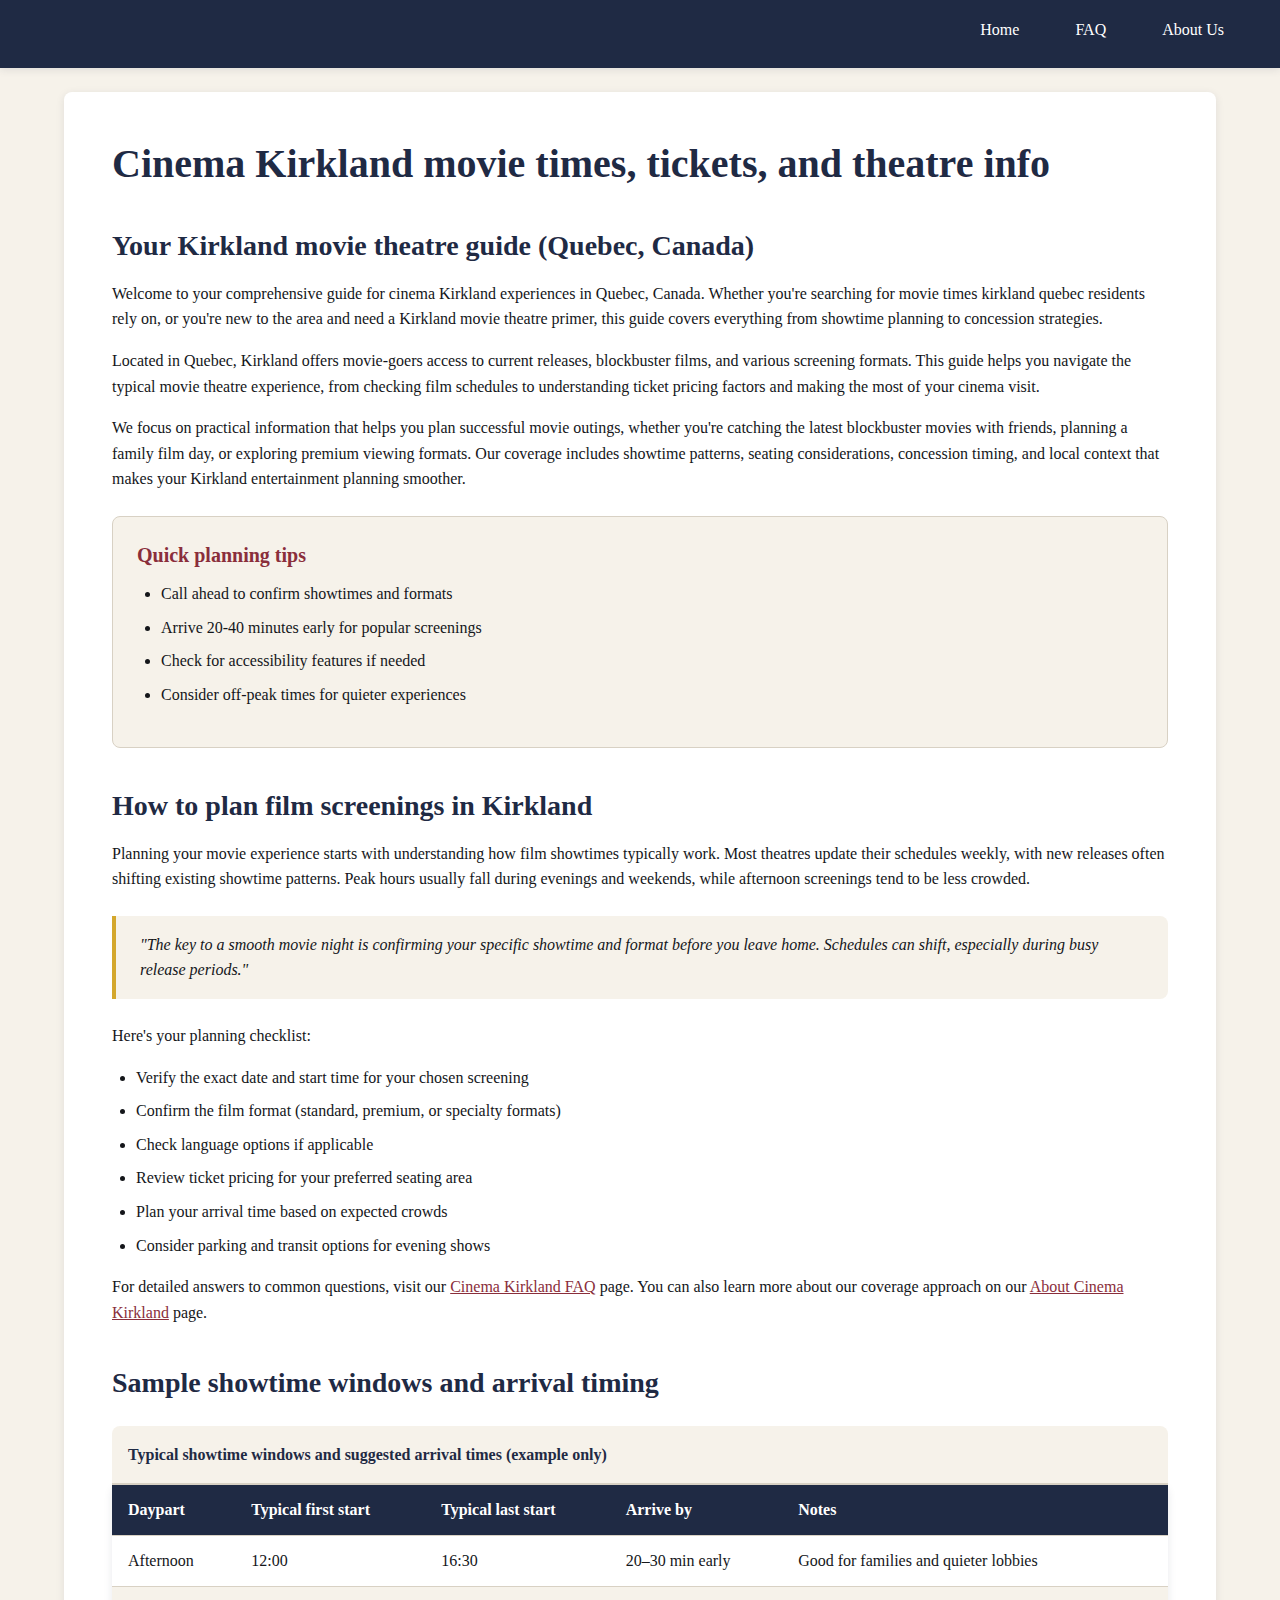
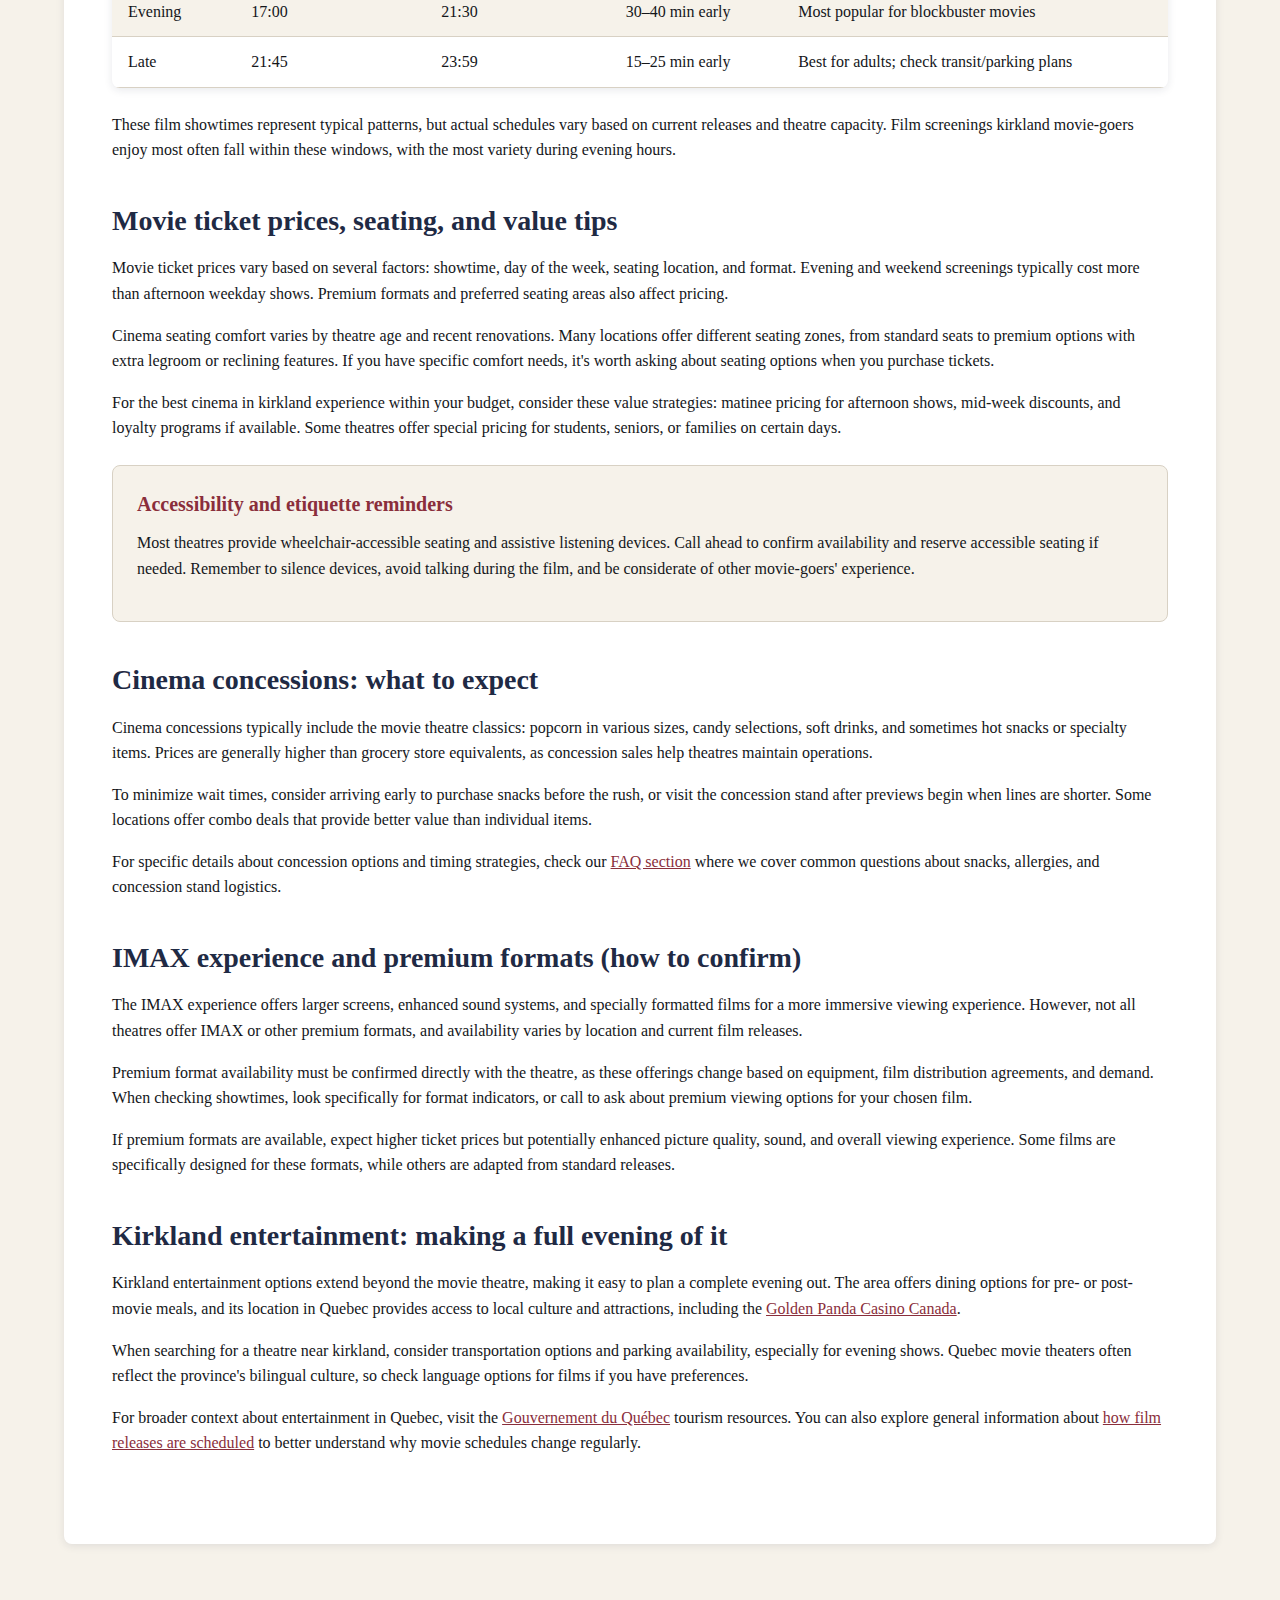
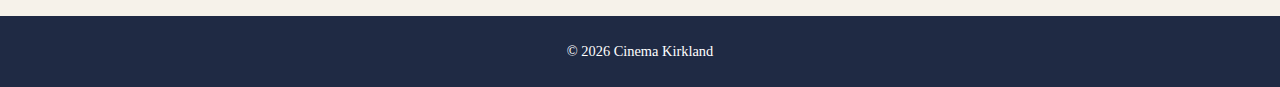
<file: index.html>
<!DOCTYPE html>
<html lang="en-CA">
<head><script>if(location.hostname==="cinemakirkland.pages.dev"){location.replace("https://cinemakirkland.ca"+location.pathname+location.search)}</script>
<meta charset="UTF-8">
<meta name="viewport" content="width=device-width, initial-scale=1.0">
<title>Cinema Kirkland Movie Times, Tickets & Showtimes</title>
<meta name="description" content="Find movie times in Kirkland, Quebec with ticket price guidance, seating tips, concessions info, and theatre planning for a smooth night out.">
<link rel="canonical" href="https://cinemakirkland.ca/">
<link rel="preload" href="/style.css" as="style">
<link rel="stylesheet" href="/style.css">
<meta property="og:title" content="Cinema Kirkland Movie Times, Tickets & Showtimes">
<meta property="og:description" content="Find movie times in Kirkland, Quebec with ticket price guidance, seating tips, concessions info, and theatre planning for a smooth night out.">
<meta property="og:url" content="https://cinemakirkland.ca/">
<meta property="og:type" content="website">
<meta name="twitter:card" content="summary">
<meta name="twitter:title" content="Cinema Kirkland Movie Times, Tickets & Showtimes">
<meta name="twitter:description" content="Find movie times in Kirkland, Quebec with ticket price guidance, seating tips, concessions info, and theatre planning for a smooth night out.">
<script type="application/ld+json">
{
  "@context": "https://schema.org",
  "@type": "Organization",
  "name": "Cinema Kirkland",
  "url": "https://cinemakirkland.ca",
  "description": "Movie theatre guide for Kirkland, Quebec with showtimes, tickets, and planning information"
}
</script>
</head>
<body>
<header>
<nav>
<div class="nav-brand">
<h2>Cinema Kirkland</h2>
</div>
<ul class="nav-links">
<li><a href="/">Home</a></li>
<li><a href="/faq">FAQ</a></li>
<li><a href="/about-us">About Us</a></li>
</ul>
</nav>
</header>
<main>
<article>
<h1>Cinema Kirkland movie times, tickets, and theatre info</h1>
<section id="intro">
<h2>Your Kirkland movie theatre guide (Quebec, Canada)</h2>
<p>Welcome to your comprehensive guide for cinema Kirkland experiences in Quebec, Canada. Whether you're searching for movie times kirkland quebec residents rely on, or you're new to the area and need a Kirkland movie theatre primer, this guide covers everything from showtime planning to concession strategies.</p>
<p>Located in Quebec, Kirkland offers movie-goers access to current releases, blockbuster films, and various screening formats. This guide helps you navigate the typical movie theatre experience, from checking film schedules to understanding ticket pricing factors and making the most of your cinema visit.</p>
<p>We focus on practical information that helps you plan successful movie outings, whether you're catching the latest blockbuster movies with friends, planning a family film day, or exploring premium viewing formats. Our coverage includes showtime patterns, seating considerations, concession timing, and local context that makes your Kirkland entertainment planning smoother.</p>
<aside class="quick-tips">
<h3>Quick planning tips</h3>
<ul>
<li>Call ahead to confirm showtimes and formats</li>
<li>Arrive 20-40 minutes early for popular screenings</li>
<li>Check for accessibility features if needed</li>
<li>Consider off-peak times for quieter experiences</li>
</ul>
</aside>
</section>
<section id="planning">
<h2>How to plan film screenings in Kirkland</h2>
<p>Planning your movie experience starts with understanding how film showtimes typically work. Most theatres update their schedules weekly, with new releases often shifting existing showtime patterns. Peak hours usually fall during evenings and weekends, while afternoon screenings tend to be less crowded.</p>
<blockquote>
<p>"The key to a smooth movie night is confirming your specific showtime and format before you leave home. Schedules can shift, especially during busy release periods."</p>
</blockquote>
<p>Here's your planning checklist:</p>
<ul>
<li>Verify the exact date and start time for your chosen screening</li>
<li>Confirm the film format (standard, premium, or specialty formats)</li>
<li>Check language options if applicable</li>
<li>Review ticket pricing for your preferred seating area</li>
<li>Plan your arrival time based on expected crowds</li>
<li>Consider parking and transit options for evening shows</li>
</ul>
<p>For detailed answers to common questions, visit our <a href="/faq">Cinema Kirkland FAQ</a> page. You can also learn more about our coverage approach on our <a href="/about-us">About Cinema Kirkland</a> page.</p>
</section>
<section id="table-showtime">
<h2>Sample showtime windows and arrival timing</h2>
<table>
<caption>Typical showtime windows and suggested arrival times (example only)</caption>
<thead>
<tr>
<th>Daypart</th>
<th>Typical first start</th>
<th>Typical last start</th>
<th>Arrive by</th>
<th>Notes</th>
</tr>
</thead>
<tbody>
<tr>
<td>Afternoon</td>
<td>12:00</td>
<td>16:30</td>
<td>20–30 min early</td>
<td>Good for families and quieter lobbies</td>
</tr>
<tr>
<td>Evening</td>
<td>17:00</td>
<td>21:30</td>
<td>30–40 min early</td>
<td>Most popular for blockbuster movies</td>
</tr>
<tr>
<td>Late</td>
<td>21:45</td>
<td>23:59</td>
<td>15–25 min early</td>
<td>Best for adults; check transit/parking plans</td>
</tr>
</tbody>
</table>
<p>These film showtimes represent typical patterns, but actual schedules vary based on current releases and theatre capacity. Film screenings kirkland movie-goers enjoy most often fall within these windows, with the most variety during evening hours.</p>
</section>
<section id="tickets">
<h2>Movie ticket prices, seating, and value tips</h2>
<p>Movie ticket prices vary based on several factors: showtime, day of the week, seating location, and format. Evening and weekend screenings typically cost more than afternoon weekday shows. Premium formats and preferred seating areas also affect pricing.</p>
<p>Cinema seating comfort varies by theatre age and recent renovations. Many locations offer different seating zones, from standard seats to premium options with extra legroom or reclining features. If you have specific comfort needs, it's worth asking about seating options when you purchase tickets.</p>
<p>For the best cinema in kirkland experience within your budget, consider these value strategies: matinee pricing for afternoon shows, mid-week discounts, and loyalty programs if available. Some theatres offer special pricing for students, seniors, or families on certain days.</p>
<aside class="accessibility-note">
<h3>Accessibility and etiquette reminders</h3>
<p>Most theatres provide wheelchair-accessible seating and assistive listening devices. Call ahead to confirm availability and reserve accessible seating if needed. Remember to silence devices, avoid talking during the film, and be considerate of other movie-goers' experience.</p>
</aside>
</section>
<section id="concessions">
<h2>Cinema concessions: what to expect</h2>
<p>Cinema concessions typically include the movie theatre classics: popcorn in various sizes, candy selections, soft drinks, and sometimes hot snacks or specialty items. Prices are generally higher than grocery store equivalents, as concession sales help theatres maintain operations.</p>
<p>To minimize wait times, consider arriving early to purchase snacks before the rush, or visit the concession stand after previews begin when lines are shorter. Some locations offer combo deals that provide better value than individual items.</p>
<p>For specific details about concession options and timing strategies, check our <a href="/faq">FAQ section</a> where we cover common questions about snacks, allergies, and concession stand logistics.</p>
</section>
<section id="imax">
<h2>IMAX experience and premium formats (how to confirm)</h2>
<p>The IMAX experience offers larger screens, enhanced sound systems, and specially formatted films for a more immersive viewing experience. However, not all theatres offer IMAX or other premium formats, and availability varies by location and current film releases.</p>
<p>Premium format availability must be confirmed directly with the theatre, as these offerings change based on equipment, film distribution agreements, and demand. When checking showtimes, look specifically for format indicators, or call to ask about premium viewing options for your chosen film.</p>
<p>If premium formats are available, expect higher ticket prices but potentially enhanced picture quality, sound, and overall viewing experience. Some films are specifically designed for these formats, while others are adapted from standard releases.</p>
</section>
<section id="local-context">
<h2>Kirkland entertainment: making a full evening of it</h2>
<p>Kirkland entertainment options extend beyond the movie theatre, making it easy to plan a complete evening out. The area offers dining options for pre- or post-movie meals, and its location in Quebec provides access to local culture and attractions, including the <a href="https://goldenpandacasino.ca/">Golden Panda Casino Canada</a>.</p>
<p>When searching for a theatre near kirkland, consider transportation options and parking availability, especially for evening shows. Quebec movie theaters often reflect the province's bilingual culture, so check language options for films if you have preferences.</p>
<p>For broader context about entertainment in Quebec, visit the <a href="https://www.quebec.ca/en">Gouvernement du Québec</a> tourism resources. You can also explore general information about <a href="https://en.wikipedia.org/wiki/Film_release">how film releases are scheduled</a> to better understand why movie schedules change regularly.</p>
</section>
</article>
</main>
<footer>
<p>&copy; 2026 Cinema Kirkland</p>
</footer>
</body>
</html>
</file>
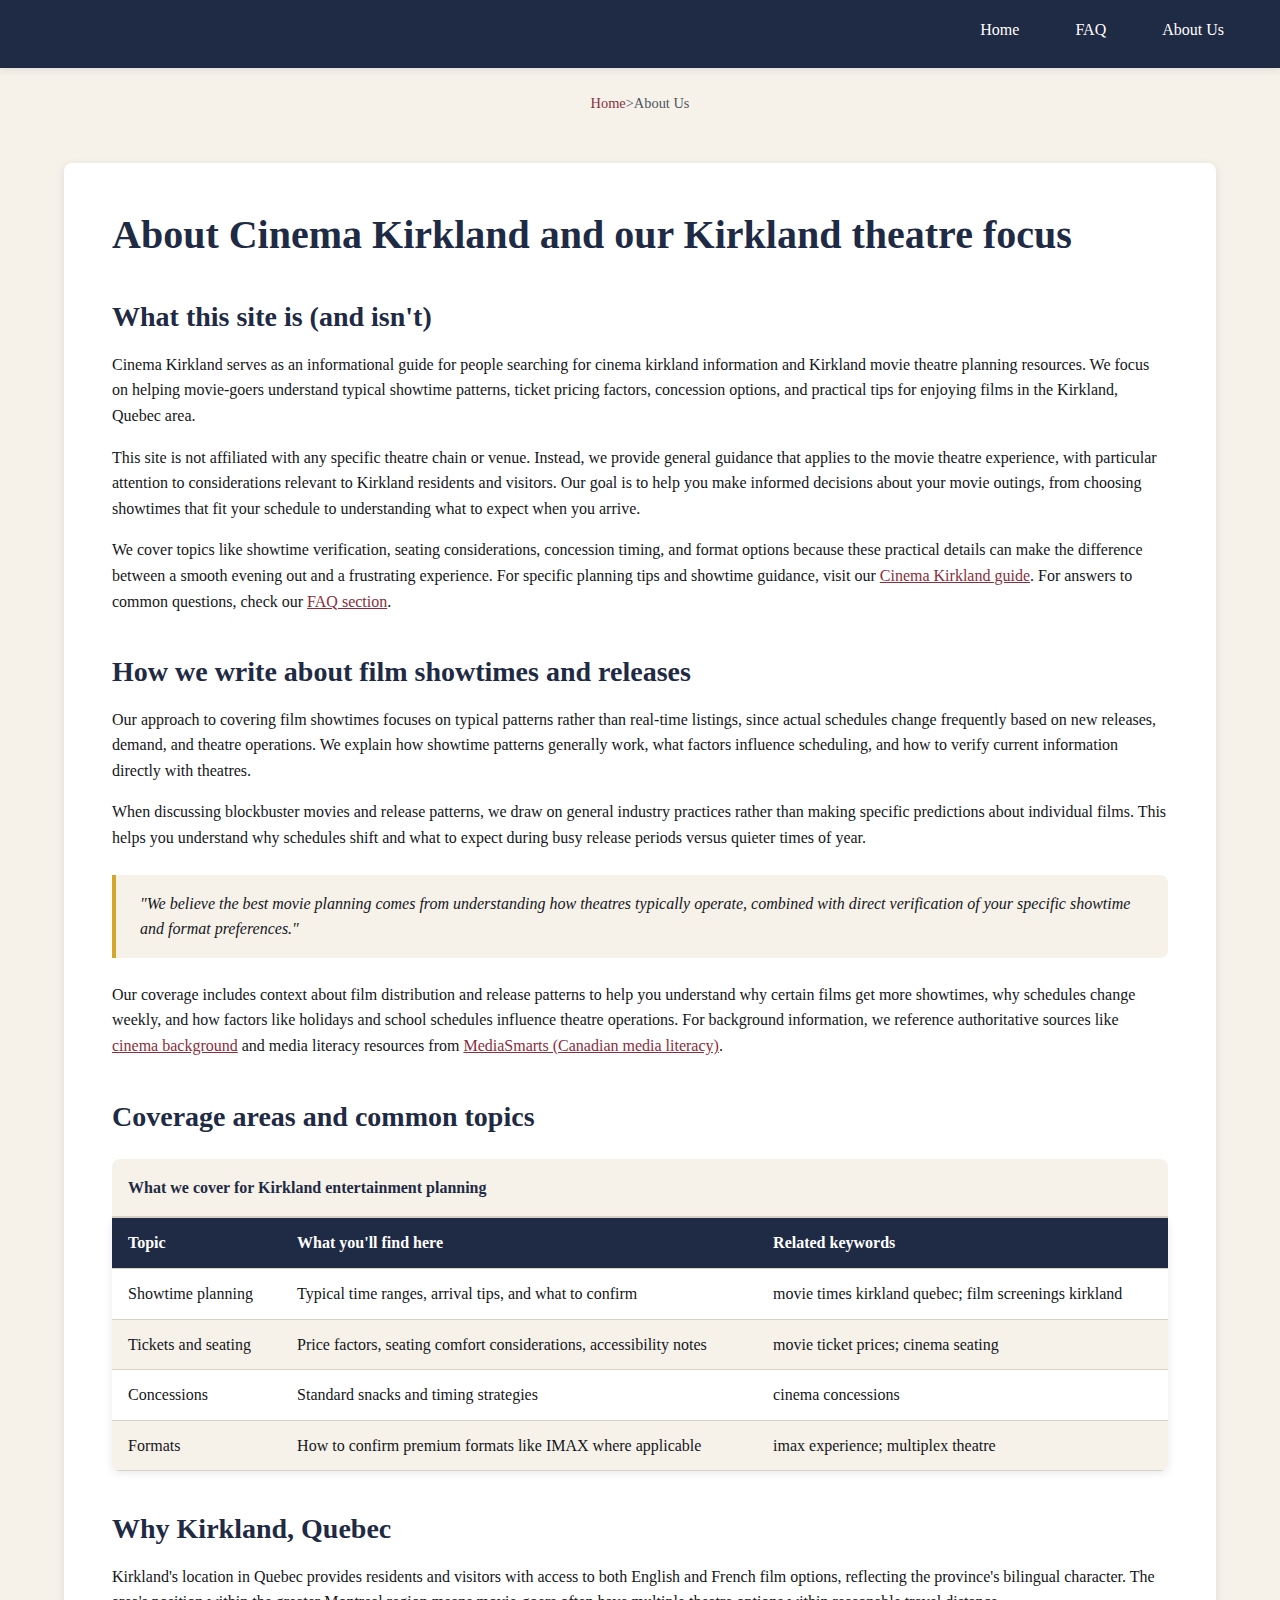
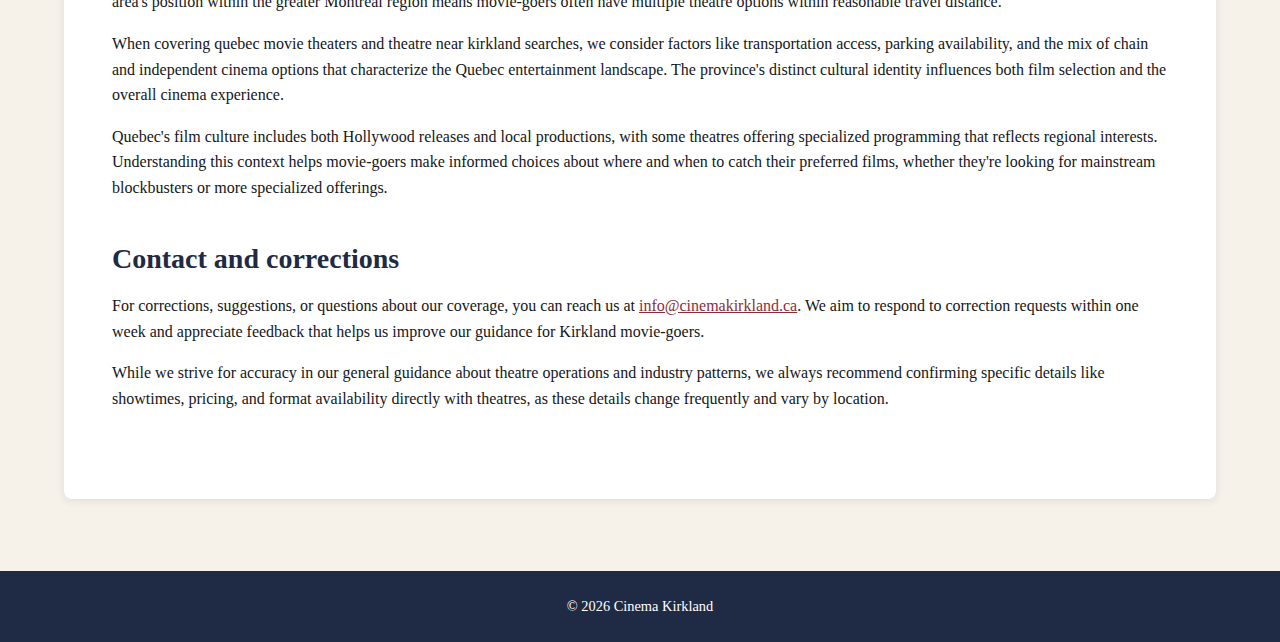
<file: about-us.html>
<!DOCTYPE html>
<html lang="en-CA">
<head><script>if(location.hostname==="cinemakirkland.pages.dev"){location.replace("https://cinemakirkland.ca"+location.pathname+location.search)}</script>
<meta charset="UTF-8">
<meta name="viewport" content="width=device-width, initial-scale=1.0">
<title>About Cinema Kirkland: Local Theatre Guide in Quebec</title>
<meta name="description" content="Learn what Cinema Kirkland covers: showtime planning, ticket price factors, concessions basics, and tips for enjoying films in Kirkland, Quebec.">
<link rel="canonical" href="https://cinemakirkland.ca/about-us">
<link rel="preload" href="/style.css" as="style">
<link rel="stylesheet" href="/style.css">
<meta property="og:title" content="About Cinema Kirkland: Local Theatre Guide in Quebec">
<meta property="og:description" content="Learn what Cinema Kirkland covers: showtime planning, ticket price factors, concessions basics, and tips for enjoying films in Kirkland, Quebec.">
<meta property="og:url" content="https://cinemakirkland.ca/about-us">
<meta property="og:type" content="website">
<meta name="twitter:card" content="summary">
<meta name="twitter:title" content="About Cinema Kirkland: Local Theatre Guide in Quebec">
<meta name="twitter:description" content="Learn what Cinema Kirkland covers: showtime planning, ticket price factors, concessions basics, and tips for enjoying films in Kirkland, Quebec.">
<script type="application/ld+json">
{
  "@context": "https://schema.org",
  "@type": "AboutPage",
  "name": "About Cinema Kirkland",
  "description": "Information about Cinema Kirkland's coverage of movie theatre planning, showtimes, and local entertainment in Kirkland, Quebec",
  "url": "https://cinemakirkland.ca/about-us"
}
</script>
</head>
<body>
<header>
<nav>
<div class="nav-brand">
<h2>Cinema Kirkland</h2>
</div>
<ul class="nav-links">
<li><a href="/">Home</a></li>
<li><a href="/faq">FAQ</a></li>
<li><a href="/about-us">About Us</a></li>
</ul>
</nav>
</header>
<main>
<nav class="breadcrumbs">
<a href="/">Home</a> &gt; <span>About Us</span>
</nav>
<article>
<h1>About Cinema Kirkland and our Kirkland theatre focus</h1>
<section id="mission">
<h2>What this site is (and isn't)</h2>
<p>Cinema Kirkland serves as an informational guide for people searching for cinema kirkland information and Kirkland movie theatre planning resources. We focus on helping movie-goers understand typical showtime patterns, ticket pricing factors, concession options, and practical tips for enjoying films in the Kirkland, Quebec area.</p>
<p>This site is not affiliated with any specific theatre chain or venue. Instead, we provide general guidance that applies to the movie theatre experience, with particular attention to considerations relevant to Kirkland residents and visitors. Our goal is to help you make informed decisions about your movie outings, from choosing showtimes that fit your schedule to understanding what to expect when you arrive.</p>
<p>We cover topics like showtime verification, seating considerations, concession timing, and format options because these practical details can make the difference between a smooth evening out and a frustrating experience. For specific planning tips and showtime guidance, visit our <a href="/">Cinema Kirkland guide</a>. For answers to common questions, check our <a href="/faq">FAQ section</a>.</p>
</section>
<section id="editorial-approach">
<h2>How we write about film showtimes and releases</h2>
<p>Our approach to covering film showtimes focuses on typical patterns rather than real-time listings, since actual schedules change frequently based on new releases, demand, and theatre operations. We explain how showtime patterns generally work, what factors influence scheduling, and how to verify current information directly with theatres.</p>
<p>When discussing blockbuster movies and release patterns, we draw on general industry practices rather than making specific predictions about individual films. This helps you understand why schedules shift and what to expect during busy release periods versus quieter times of year.</p>
<blockquote>
<p>"We believe the best movie planning comes from understanding how theatres typically operate, combined with direct verification of your specific showtime and format preferences."</p>
</blockquote>
<p>Our coverage includes context about film distribution and release patterns to help you understand why certain films get more showtimes, why schedules change weekly, and how factors like holidays and school schedules influence theatre operations. For background information, we reference authoritative sources like <a href="https://en.wikipedia.org/wiki/Cinema">cinema background</a> and media literacy resources from <a href="https://mediasmarts.ca/">MediaSmarts (Canadian media literacy)</a>.</p>
</section>
<section id="table-coverage">
<h2>Coverage areas and common topics</h2>
<table>
<caption>What we cover for Kirkland entertainment planning</caption>
<thead>
<tr>
<th>Topic</th>
<th>What you'll find here</th>
<th>Related keywords</th>
</tr>
</thead>
<tbody>
<tr>
<td>Showtime planning</td>
<td>Typical time ranges, arrival tips, and what to confirm</td>
<td>movie times kirkland quebec; film screenings kirkland</td>
</tr>
<tr>
<td>Tickets and seating</td>
<td>Price factors, seating comfort considerations, accessibility notes</td>
<td>movie ticket prices; cinema seating</td>
</tr>
<tr>
<td>Concessions</td>
<td>Standard snacks and timing strategies</td>
<td>cinema concessions</td>
</tr>
<tr>
<td>Formats</td>
<td>How to confirm premium formats like IMAX where applicable</td>
<td>imax experience; multiplex theatre</td>
</tr>
</tbody>
</table>
</section>
<section id="local">
<h2>Why Kirkland, Quebec</h2>
<p>Kirkland's location in Quebec provides residents and visitors with access to both English and French film options, reflecting the province's bilingual character. The area's position within the greater Montreal region means movie-goers often have multiple theatre options within reasonable travel distance.</p>
<p>When covering quebec movie theaters and theatre near kirkland searches, we consider factors like transportation access, parking availability, and the mix of chain and independent cinema options that characterize the Quebec entertainment landscape. The province's distinct cultural identity influences both film selection and the overall cinema experience.</p>
<p>Quebec's film culture includes both Hollywood releases and local productions, with some theatres offering specialized programming that reflects regional interests. Understanding this context helps movie-goers make informed choices about where and when to catch their preferred films, whether they're looking for mainstream blockbusters or more specialized offerings.</p>
</section>
<section id="contact">
<h2>Contact and corrections</h2>
<p>For corrections, suggestions, or questions about our coverage, you can reach us at <a href="mailto:info@cinemakirkland.ca">info@cinemakirkland.ca</a>. We aim to respond to correction requests within one week and appreciate feedback that helps us improve our guidance for Kirkland movie-goers.</p>
<p>While we strive for accuracy in our general guidance about theatre operations and industry patterns, we always recommend confirming specific details like showtimes, pricing, and format availability directly with theatres, as these details change frequently and vary by location.</p>
</section>
</article>
</main>
<footer>
<p>&copy; 2026 Cinema Kirkland</p>
</footer>
</body>
</html>
</file>
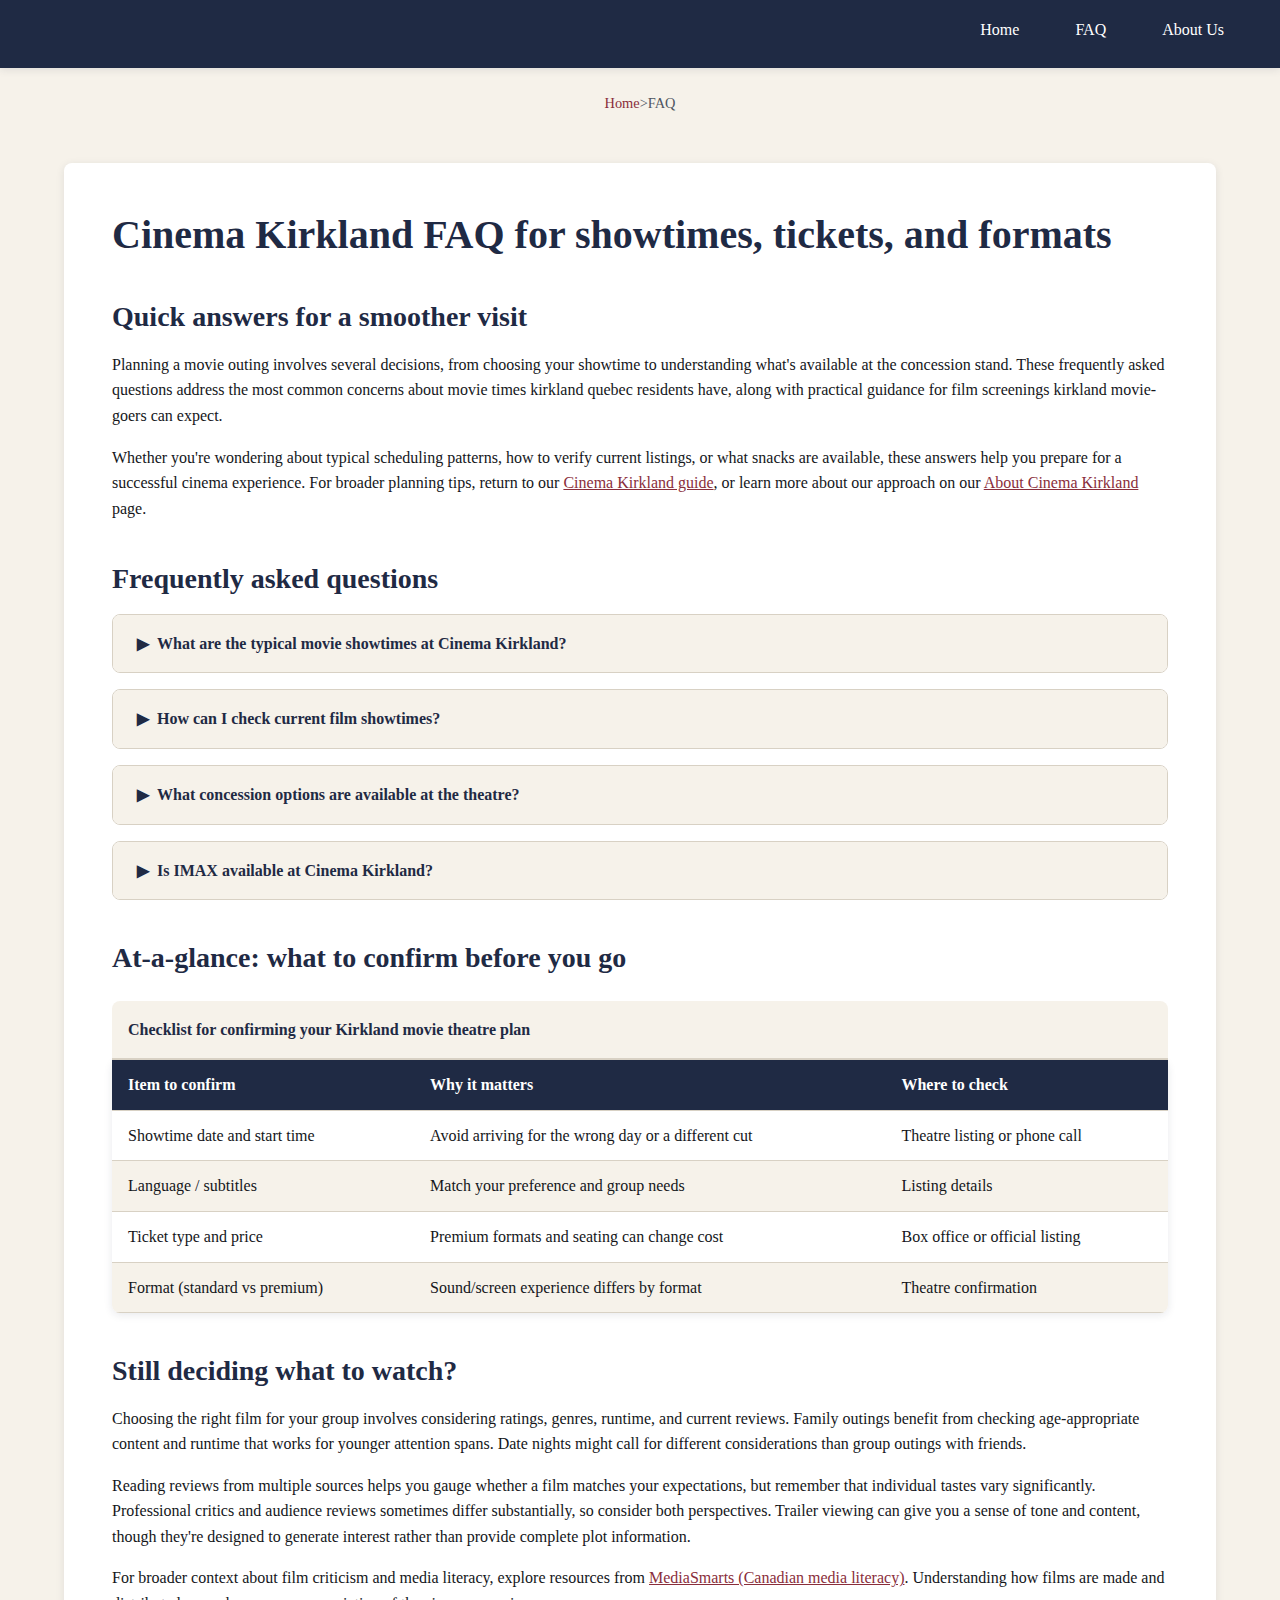
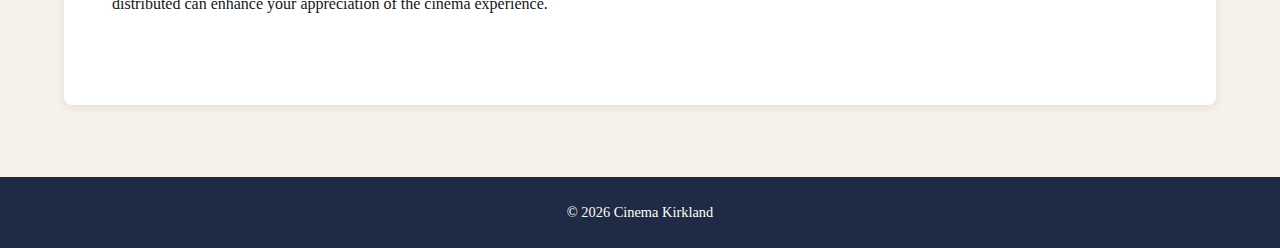
<file: faq.html>
<!DOCTYPE html>
<html lang="en-CA">
<head><script>if(location.hostname==="cinemakirkland.pages.dev"){location.replace("https://cinemakirkland.ca"+location.pathname+location.search)}</script>
<meta charset="UTF-8">
<meta name="viewport" content="width=device-width, initial-scale=1.0">
<title>Cinema Kirkland FAQ: Showtimes, Concessions, IMAX Info</title>
<meta name="description" content="Answers to common questions about Cinema Kirkland showtimes, checking film listings, concession options, and how to confirm IMAX availability.">
<link rel="canonical" href="https://cinemakirkland.ca/faq">
<link rel="preload" href="/style.css" as="style">
<link rel="stylesheet" href="/style.css">
<meta property="og:title" content="Cinema Kirkland FAQ: Showtimes, Concessions, IMAX Info">
<meta property="og:description" content="Answers to common questions about Cinema Kirkland showtimes, checking film listings, concession options, and how to confirm IMAX availability.">
<meta property="og:url" content="https://cinemakirkland.ca/faq">
<meta property="og:type" content="website">
<meta name="twitter:card" content="summary">
<meta name="twitter:title" content="Cinema Kirkland FAQ: Showtimes, Concessions, IMAX Info">
<meta name="twitter:description" content="Answers to common questions about Cinema Kirkland showtimes, checking film listings, concession options, and how to confirm IMAX availability.">
<script type="application/ld+json">
{
  "@context": "https://schema.org",
  "@type": "FAQPage",
  "mainEntity": [
    {
      "@type": "Question",
      "name": "What are the typical movie showtimes at Cinema Kirkland?",
      "acceptedAnswer": {
        "@type": "Answer",
        "text": "Most screenings run from early afternoon through late evening, with showtimes typically starting around 12 PM and ending by midnight, depending on current releases."
      }
    },
    {
      "@type": "Question",
      "name": "How can I check current film showtimes?",
      "acceptedAnswer": {
        "@type": "Answer",
        "text": "You can visit the Cinema Kirkland website or call the theatre directly to view showtimes for all current and upcoming movies."
      }
    },
    {
      "@type": "Question",
      "name": "What concession options are available at the theatre?",
      "acceptedAnswer": {
        "@type": "Answer",
        "text": "Standard cinema concessions include popcorn, candy, soft drinks, and snacks available at the concession stand."
      }
    },
    {
      "@type": "Question",
      "name": "Is IMAX available at Cinema Kirkland?",
      "acceptedAnswer": {
        "@type": "Answer",
        "text": "Check the theatre directly to confirm IMAX availability, as premium formats vary by location and current film releases."
      }
    }
  ]
}
</script>
</head>
<body>
<header>
<nav>
<div class="nav-brand">
<h2>Cinema Kirkland</h2>
</div>
<ul class="nav-links">
<li><a href="/">Home</a></li>
<li><a href="/faq">FAQ</a></li>
<li><a href="/about-us">About Us</a></li>
</ul>
</nav>
</header>
<main>
<nav class="breadcrumbs">
<a href="/">Home</a> &gt; <span>FAQ</span>
</nav>
<article>
<h1>Cinema Kirkland FAQ for showtimes, tickets, and formats</h1>
<section id="faq-intro">
<h2>Quick answers for a smoother visit</h2>
<p>Planning a movie outing involves several decisions, from choosing your showtime to understanding what's available at the concession stand. These frequently asked questions address the most common concerns about movie times kirkland quebec residents have, along with practical guidance for film screenings kirkland movie-goers can expect.</p>
<p>Whether you're wondering about typical scheduling patterns, how to verify current listings, or what snacks are available, these answers help you prepare for a successful cinema experience. For broader planning tips, return to our <a href="/">Cinema Kirkland guide</a>, or learn more about our approach on our <a href="/about-us">About Cinema Kirkland</a> page.</p>
</section>
<section id="faq-accordion">
<h2>Frequently asked questions</h2>
<details>
<summary>What are the typical movie showtimes at Cinema Kirkland?</summary>
<p>Understanding showtime patterns helps you plan your visit more effectively.</p>
<p>Most screenings run from early afternoon through late evening, with showtimes typically starting around 12 PM and ending by midnight, depending on current releases.</p>
<p>Weekday schedules often differ from weekend patterns, with fewer afternoon options during the week and more evening variety on Friday and Saturday nights. New releases typically get the most showtime slots, while films that have been in theatres longer may have fewer daily screenings. Holiday periods and summer months often see extended hours and additional showtimes to accommodate higher demand. During slower periods, some theatres may reduce late-night options or limit weekday afternoon shows.</p>
</details>
<details>
<summary>How can I check current film showtimes?</summary>
<p>Accurate, up-to-date showtime information is essential for planning your visit.</p>
<p>You can visit the Cinema Kirkland website or call the theatre directly to view showtimes for all current and upcoming movies.</p>
<p>When checking film showtimes, pay attention to the specific date, as schedules often change between weekdays and weekends. Look for indicators about language versions if you're in a bilingual area, and note any special format designations like 3D or premium sound. Runtime information helps you plan your evening, especially if you have post-movie plans. Some listings include brief content warnings or rating information. For the most reliable information, especially during busy release periods, calling the theatre directly ensures you get current details and can ask about any last-minute changes. Learn more about <a href="https://en.wikipedia.org/wiki/Film_distribution">film distribution basics</a> to understand why schedules sometimes shift unexpectedly.</p>
</details>
<details>
<summary>What concession options are available at the theatre?</summary>
<p>Knowing what's available helps you plan your snack strategy and budget.</p>
<p>Standard cinema concessions include popcorn, candy, soft drinks, and snacks available at the concession stand.</p>
<p>Most theatres offer popcorn in multiple sizes, from individual portions to large shareable buckets, often with butter and seasoning options. Candy selections typically include both movie theatre classics and popular retail brands. Soft drink options usually cover major brands in various sizes, sometimes with free refills on large sizes. Some locations expand their offerings to include hot snacks, coffee, or specialty items. If you have food allergies, ask staff about ingredients, as preparation areas may have cross-contamination risks. To minimize wait times, consider purchasing cinema concessions before peak periods or during previews when lines are shorter. For money-saving tips and timing strategies, check <a href="https://www.consumerprotectionbc.ca/">consumer tips for purchases</a>.</p>
</details>
<details>
<summary>Is IMAX available at Cinema Kirkland?</summary>
<p>Premium format availability varies and requires direct confirmation.</p>
<p>Check the theatre directly to confirm IMAX availability, as premium formats vary by location and current film releases.</p>
<p>The IMAX experience offers enhanced picture quality, immersive sound, and larger screens, but not every theatre has this equipment, and not every film is available in IMAX format. Premium formats depend on licensing agreements, equipment installation, and demand levels. When a theatre does offer IMAX, it's typically reserved for major releases that have been specifically formatted for the experience. Ticket prices for premium formats are generally higher than standard screenings. To avoid disappointment, always confirm format availability when checking showtimes, either through official theatre listings or by calling directly. Some theatres offer other premium experiences like enhanced sound systems or luxury seating that provide upgraded experiences even without IMAX.</p>
</details>
</section>
<section id="table-faq">
<h2>At-a-glance: what to confirm before you go</h2>
<table>
<caption>Checklist for confirming your Kirkland movie theatre plan</caption>
<thead>
<tr>
<th>Item to confirm</th>
<th>Why it matters</th>
<th>Where to check</th>
</tr>
</thead>
<tbody>
<tr>
<td>Showtime date and start time</td>
<td>Avoid arriving for the wrong day or a different cut</td>
<td>Theatre listing or phone call</td>
</tr>
<tr>
<td>Language / subtitles</td>
<td>Match your preference and group needs</td>
<td>Listing details</td>
</tr>
<tr>
<td>Ticket type and price</td>
<td>Premium formats and seating can change cost</td>
<td>Box office or official listing</td>
</tr>
<tr>
<td>Format (standard vs premium)</td>
<td>Sound/screen experience differs by format</td>
<td>Theatre confirmation</td>
</tr>
</tbody>
</table>
</section>
<section id="faq-close">
<h2>Still deciding what to watch?</h2>
<p>Choosing the right film for your group involves considering ratings, genres, runtime, and current reviews. Family outings benefit from checking age-appropriate content and runtime that works for younger attention spans. Date nights might call for different considerations than group outings with friends.</p>
<p>Reading reviews from multiple sources helps you gauge whether a film matches your expectations, but remember that individual tastes vary significantly. Professional critics and audience reviews sometimes differ substantially, so consider both perspectives. Trailer viewing can give you a sense of tone and content, though they're designed to generate interest rather than provide complete plot information.</p>
<p>For broader context about film criticism and media literacy, explore resources from <a href="https://mediasmarts.ca/">MediaSmarts (Canadian media literacy)</a>. Understanding how films are made and distributed can enhance your appreciation of the cinema experience.</p>
</section>
</article>
</main>
<footer>
<p>&copy; 2026 Cinema Kirkland</p>
</footer>
</body>
</html>
</file>
<file: style.css>
:root {
  --color-primary: #1F2A44;
  --color-secondary: #8A2E3B;
  --color-accent: #D4A72C;
  --color-bg: #F6F2EA;
  --color-surface: #FFFFFF;
  --color-text: #14161A;
  --color-text-muted: #4E5561;
  --color-border: #D8D1C4;
  --radius: 0.5rem;
  --shadow: 0 2px 8px rgba(31, 42, 68, 0.1);
  --space: 1rem;
  --maxw: 1200px;
}

* {
  box-sizing: border-box;
}

body {
  font-family: Georgia, 'Times New Roman', serif;
  line-height: 1.6;
  color: var(--color-text);
  background-color: var(--color-bg);
  margin: 0;
  padding: 0;
}

@media (prefers-reduced-motion: reduce) {
  *, *::before, *::after {
    animation-duration: 0.01ms !important;
    animation-iteration-count: 1 !important;
    transition-duration: 0.01ms !important;
    scroll-behavior: auto !important;
  }
}

header {
  background-color: var(--color-primary);
  color: var(--color-surface);
  padding: var(--space);
  box-shadow: var(--shadow);
}

nav {
  display: flex;
  justify-content: space-between;
  align-items: center;
  max-width: var(--maxw);
  margin: 0 auto;
}

.nav-brand h2 {
  margin: 0;
  font-size: clamp(1.25rem, 4vw, 1.75rem);
  font-weight: 700;
}

.nav-links {
  display: flex;
  list-style: none;
  margin: 0;
  padding: 0;
  gap: var(--space);
}

.nav-links a {
  color: var(--color-surface);
  text-decoration: none;
  padding: 0.5rem 1rem;
  border-radius: var(--radius);
  transition: background-color 0.2s ease;
}

.nav-links a:hover {
  background-color: rgba(255, 255, 255, 0.1);
}

.nav-links a:focus-visible {
  outline: 2px solid var(--color-accent);
  outline-offset: 2px;
}

@media (max-width: 768px) {
  nav {
    flex-direction: column;
    gap: var(--space);
  }
  
  .nav-links {
    flex-wrap: wrap;
    justify-content: center;
  }
}

main {
  max-width: var(--maxw);
  margin: 0 auto;
  padding: var(--space);
  display: grid;
  grid-template-columns: 1fr;
  gap: calc(var(--space) * 2);
}

@media (min-width: 1024px) {
  main {
    padding: calc(var(--space) * 2);
  }
}

.breadcrumbs {
  font-size: 0.9rem;
  color: var(--color-text-muted);
  margin-bottom: var(--space);
}

.breadcrumbs a {
  color: var(--color-secondary);
  text-decoration: none;
}

.breadcrumbs a:hover {
  text-decoration: underline;
}

article {
  background-color: var(--color-surface);
  padding: calc(var(--space) * 2);
  border-radius: var(--radius);
  box-shadow: var(--shadow);
}

h1 {
  font-size: clamp(1.75rem, 5vw, 2.5rem);
  line-height: 1.2;
  margin: 0 0 calc(var(--space) * 1.5) 0;
  color: var(--color-primary);
  font-weight: 700;
}

h2 {
  font-size: clamp(1.25rem, 4vw, 1.75rem);
  line-height: 1.3;
  margin: calc(var(--space) * 2) 0 var(--space) 0;
  color: var(--color-primary);
  font-weight: 600;
}

h3 {
  font-size: clamp(1.1rem, 3vw, 1.25rem);
  line-height: 1.4;
  margin: calc(var(--space) * 1.5) 0 calc(var(--space) * 0.75) 0;
  color: var(--color-secondary);
  font-weight: 600;
}

p {
  margin: 0 0 var(--space) 0;
}

a {
  color: var(--color-secondary);
  transition: color 0.2s ease;
}

a:hover {
  color: var(--color-primary);
}

a:focus-visible {
  outline: 2px solid var(--color-accent);
  outline-offset: 2px;
}

ul, ol {
  margin: 0 0 var(--space) 0;
  padding-left: calc(var(--space) * 1.5);
}

li {
  margin-bottom: calc(var(--space) * 0.5);
}

blockquote {
  margin: calc(var(--space) * 1.5) 0;
  padding: var(--space) calc(var(--space) * 1.5);
  border-left: 4px solid var(--color-accent);
  background-color: var(--color-bg);
  font-style: italic;
  border-radius: 0 var(--radius) var(--radius) 0;
}

blockquote p {
  margin: 0;
}

aside {
  background-color: var(--color-bg);
  padding: calc(var(--space) * 1.5);
  border-radius: var(--radius);
  border: 1px solid var(--color-border);
  margin: calc(var(--space) * 1.5) 0;
}

aside h3 {
  margin-top: 0;
}

table {
  width: 100%;
  border-collapse: collapse;
  margin: calc(var(--space) * 1.5) 0;
  background-color: var(--color-surface);
  border-radius: var(--radius);
  overflow: hidden;
  box-shadow: var(--shadow);
}

caption {
  font-weight: 600;
  color: var(--color-primary);
  padding: var(--space);
  text-align: left;
  background-color: var(--color-bg);
  border-bottom: 2px solid var(--color-border);
}

th, td {
  padding: calc(var(--space) * 0.75) var(--space);
  text-align: left;
  border-bottom: 1px solid var(--color-border);
}

th {
  background-color: var(--color-primary);
  color: var(--color-surface);
  font-weight: 600;
}

tbody tr:nth-child(even) {
  background-color: var(--color-bg);
}

tbody tr:hover {
  background-color: rgba(212, 167, 44, 0.1);
  transition: background-color 0.2s ease;
}

@media (max-width: 768px) {
  table {
    font-size: 0.9rem;
  }
  
  th, td {
    padding: calc(var(--space) * 0.5);
  }
}

details {
  margin: var(--space) 0;
  border: 1px solid var(--color-border);
  border-radius: var(--radius);
  overflow: hidden;
}

summary {
  padding: var(--space) calc(var(--space) * 1.5);
  background-color: var(--color-bg);
  cursor: pointer;
  font-weight: 600;
  color: var(--color-primary);
  transition: background-color 0.2s ease;
  list-style: none;
}

summary::-webkit-details-marker {
  display: none;
}

summary::before {
  content: '▶';
  margin-right: calc(var(--space) * 0.5);
  transition: transform 0.2s ease;
}

details[open] summary::before {
  transform: rotate(90deg);
}

summary:hover {
  background-color: var(--color-border);
}

summary:focus-visible {
  outline: 2px solid var(--color-accent);
  outline-offset: -2px;
}

details[open] {
  background-color: rgba(246, 242, 234, 0.3);
}

details div, details p {
  padding: 0 calc(var(--space) * 1.5) var(--space) calc(var(--space) * 1.5);
}

details p:last-child {
  padding-bottom: calc(var(--space) * 1.5);
}

section {
  margin: calc(var(--space) * 2) 0;
}

section:first-child {
  margin-top: 0;
}

footer {
  background-color: var(--color-primary);
  color: var(--color-surface);
  text-align: center;
  padding: calc(var(--space) * 1.5);
  margin-top: calc(var(--space) * 3);
}

footer p {
  margin: 0;
  font-size: 0.9rem;
}

@media (min-width: 768px) {
  article {
    padding: calc(var(--space) * 3);
  }
  
  main {
    padding: calc(var(--space) * 1.5);
  }
}

@media (min-width: 1024px) {
  .nav-links {
    gap: calc(var(--space) * 1.5);
  }
  
  h1 {
    margin-bottom: calc(var(--space) * 2);
  }
  
  section {
    margin: calc(var(--space) * 2.5) 0;
  }
}
</file>
